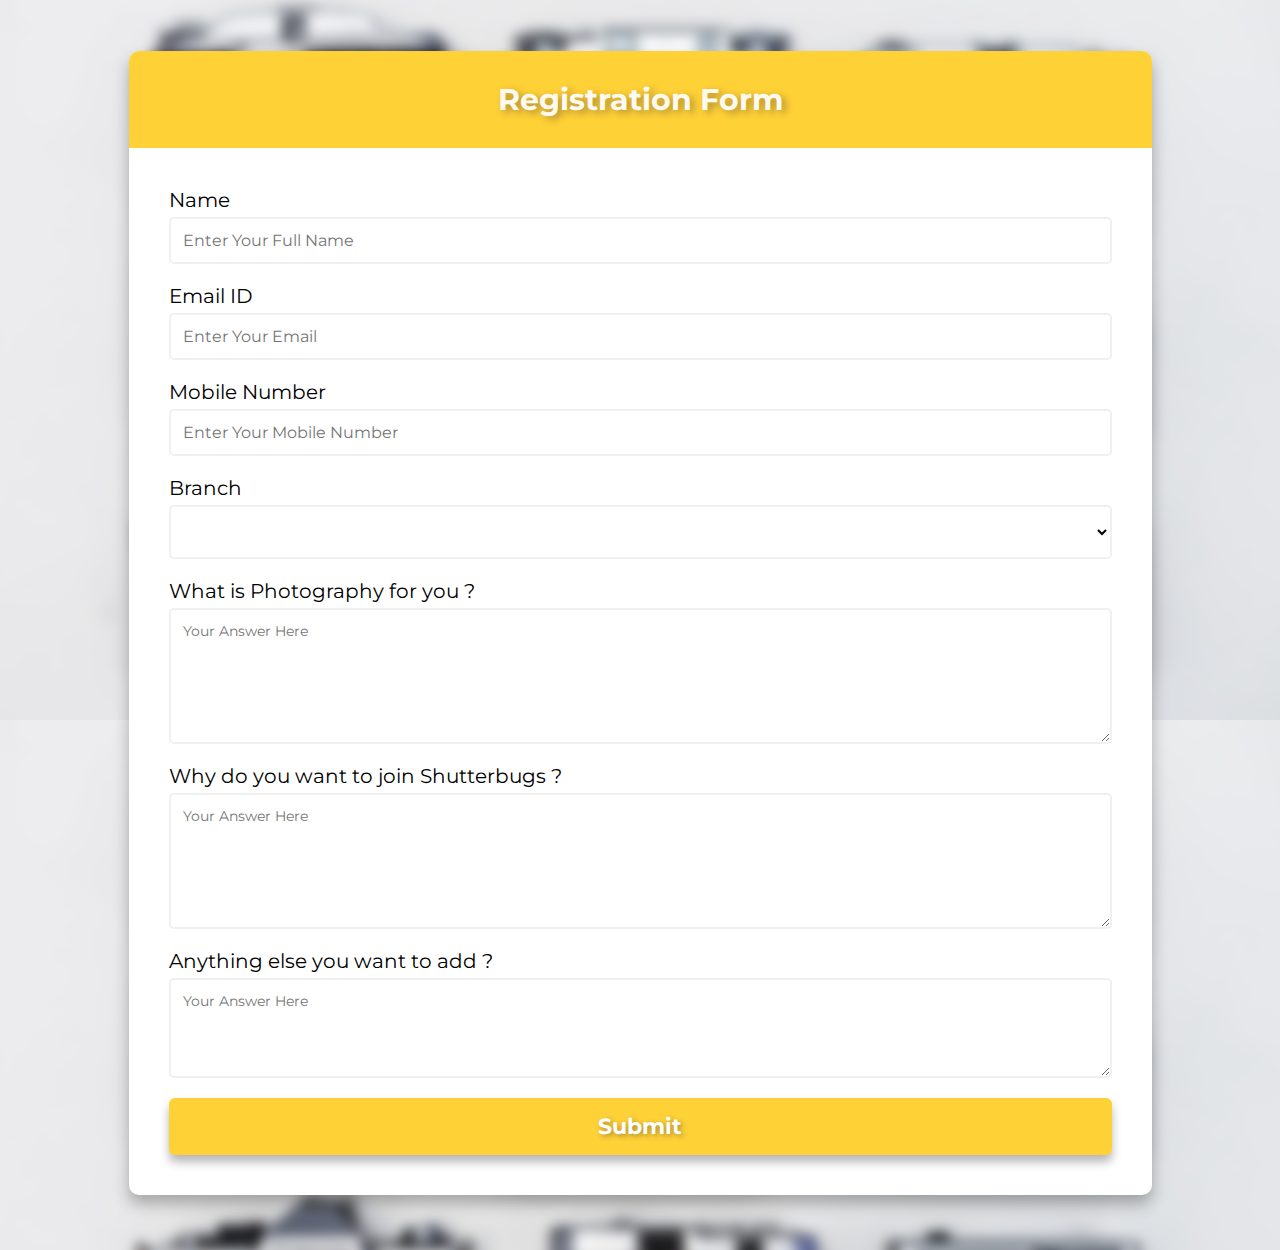
<file: index.html>
<!DOCTYPE html>
<html lang="en">
<head>
    <meta charset="UTF-8">
    <meta name="viewport" content="width=device-width, initial-scale=1.0">
    <title>Registration Form</title>
    <link rel="stylesheet" href="https://cdnjs.cloudflare.com/ajax/libs/font-awesome/5.15.2/css/all.min.css" integrity="sha512-HK5fgLBL+xu6dm/Ii3z4xhlSUyZgTT9tuc/hSrtw6uzJOvgRr2a9jyxxT1ely+B+xFAmJKVSTbpM/CuL7qxO8w==" crossorigin="anonymous" />
    <link rel="stylesheet" href="style.css">
    <link href="https://fonts.googleapis.com/css?family=Montserrat:400,700,900" rel="stylesheet" type="text/css" />
 

</head>
<body>
  <div class="container">
      <div class="header">
        <h2>Registration Form</h2>
      </div>

      <form class="form" id="form" action="submit.html">
        <!--Full Name-->
        <div class="form-control">
          <label>Name</label>
          <input type="text"  id="fname" placeholder="Enter Your Full Name" autocomplete="off" required>
          
        </div>

        <!--Email ID-->
        <div class="form-control">
          <label>Email ID</label>
          <input type="email"  id="email" placeholder="Enter Your Email" autocomplete="off" required>
          
        </div>
         
        <!--Mobile Number-->
        <div class="form-control">
          <label>Mobile Number</label>
          <input type="number"  id="phone" placeholder="Enter Your Mobile Number" autocomplete="off" required>
          
        </div>

         <!--Branch-->
         <div class="form-control">
         <label>Branch</label>
            <select  id="branch" required>
            <option > </option>
            <option >Computer</option>
            <option >IT</option>
            <option >Mechanical</option>
            <option >ENTC</option>
            <option >Chemical</option>
            <option >Civil</option>
          </select>
          
        </div>

        <!--What is Photography for you-->
        <div class="form-control">
          <label>What is Photography for you ?</label>
          <textarea name="ques1" id="ques1" cols="100" rows="6" placeholder="Your Answer Here" autocomplete="off" required></textarea> 
          <!--<input type="text" name=" " id="ques1" placeholder="Your Answer Here" autocomplete="off">-->
          
        </div>
        
        <!--Why do you want to join Shutterbugs-->  
        <div class="form-control">
          <label>Why do you want to join Shutterbugs ?</label>
          <textarea name="ques2" id="ques2" cols="100" rows="6" placeholder="Your Answer Here" autocomplete="off"required></textarea>
        </div>

        <!--Why do you want to join Shutterbugs-->  
        <div class="form-control">
          <label>Anything else you want to add ?</label>
          <textarea name="" id="ques3 " cols="100" rows="4" placeholder="Your Answer Here" autocomplete="off"></textarea> 
        </div>  
         <input type="submit" value="Submit" class="btn">       
      </form>
  </div>




</body>
</html>
</file>
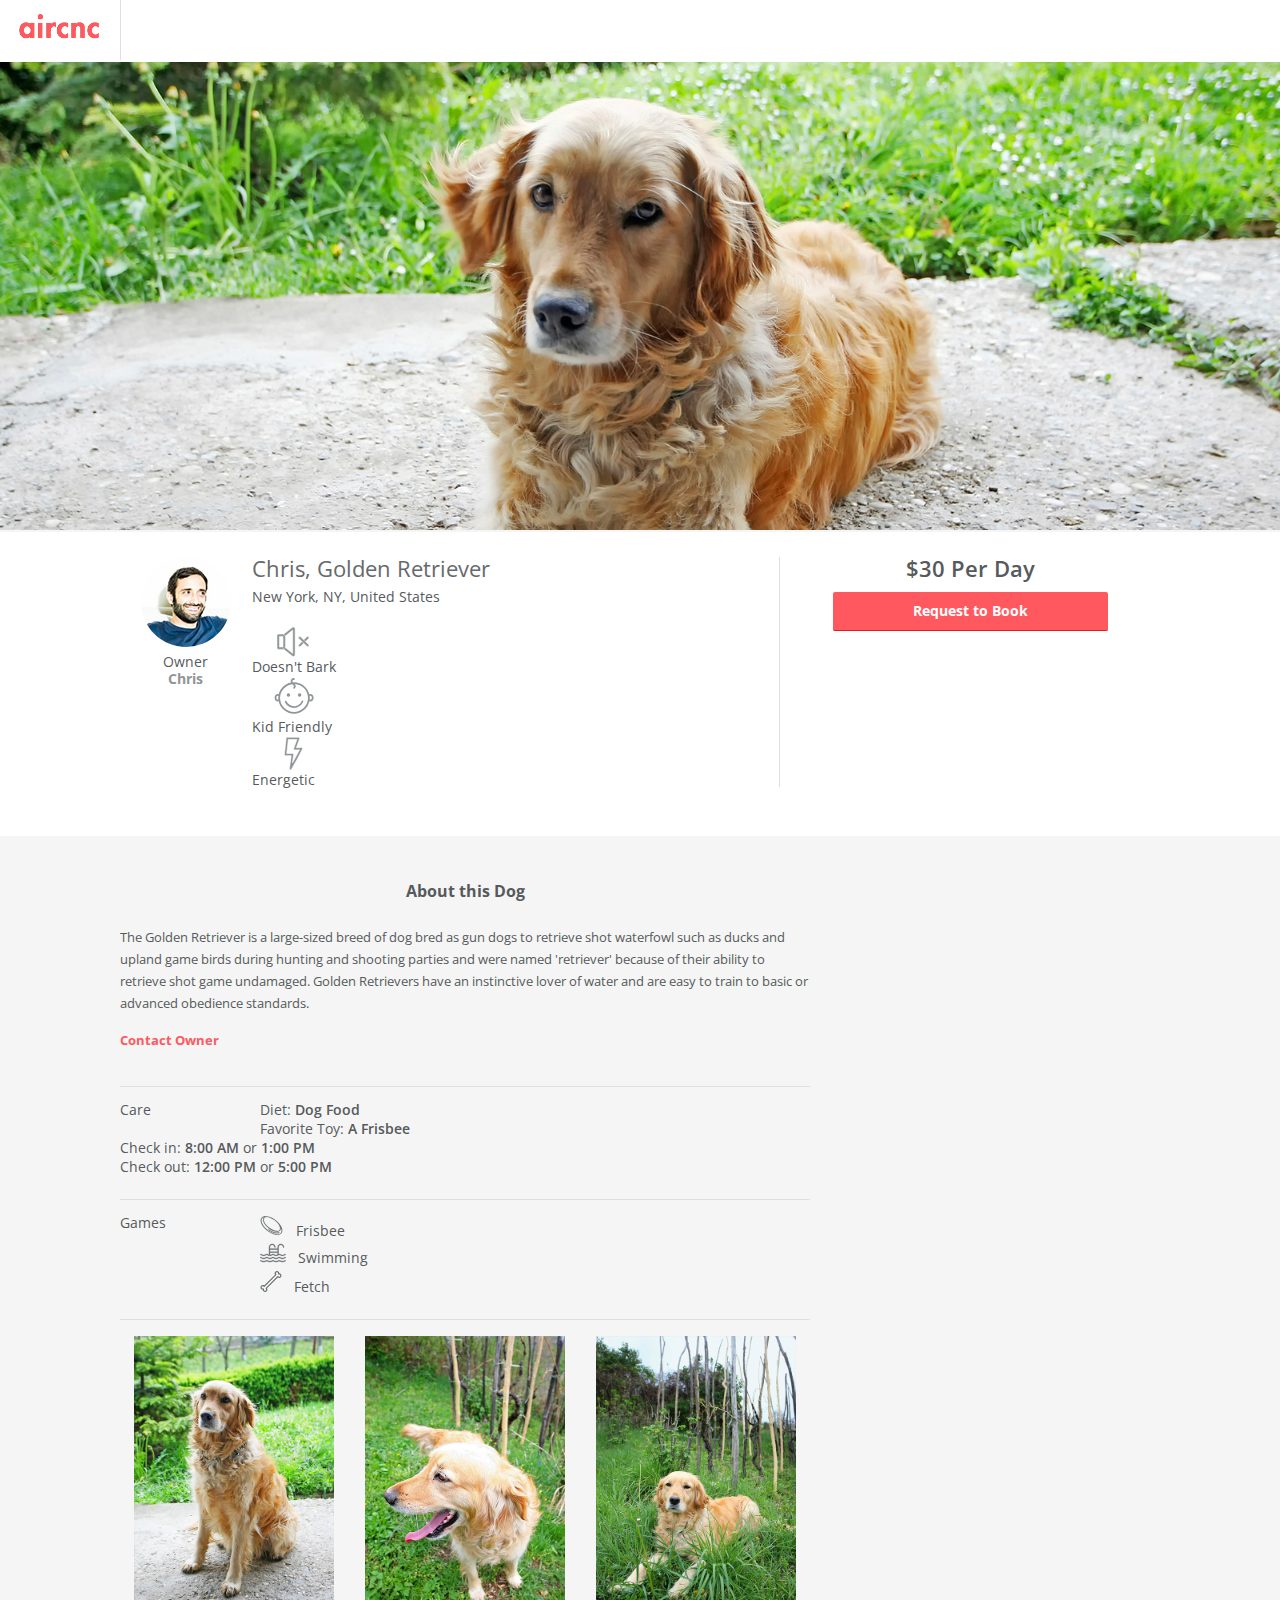
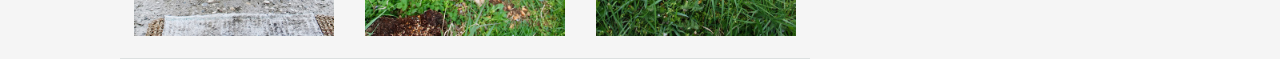
<file: aircnc/index.html>
<!DOCTYPE html>
<html>

<head>
  <title>AirCnC - Rent a Cat or Dog</title>
  <link rel="stylesheet" href="css/reset.css">
  <link rel="stylesheet" href="css/style.css">
  <meta name="description" content="AirC&amp;C is the premiere site renting cute cats and canines">
  <link href='https://fonts.googleapis.com/css?family=Open+Sans:400,700,600' rel='stylesheet' type='text/css'>
  <meta name="viewport" content="width=device-width, initial-scale=1">
</head>

<body>
  <header>
    <img src="images/logo.png" alt="AirCnC logo" class="logo">
  </header>


  <div class="hero"><img src="images/dog-hero-image.png" alt="Terry Golden Retriever"></div>

  <section class="clearfix info">
    <div class="container">
      <div class="profile column">
        <div class="owner-details column">
          <img src="images/chris-castiglione.png" alt="Owner Image">
          <h2 class="relation">Owner</h2>
          <h2 class="name">Chris</h2>
        </div>
        <!--.owner-details-->
        <div class="pet-details column clearfix">
          <h1>Chris, Golden Retriever</h1>
          <p class="location">New York, NY, United States</p>

          <div class="all-icons column">
            <div class="icons">
              <img src="images/icons/mute.svg" alt="Doesn't bark">
              <h5>Doesn't Bark</h5>
            </div>  <!--.icons-->
            <div class="icons">
              <img src="images/icons/baby.svg" alt="Kid Friendly">
              <h5>Kid Friendly</h5>
            </div>  <!--.icons-->
            <div class="icons">
              <img src="images/icons/lightning.svg" alt="Energetic">
              <h5>Energetic</h5>
            </div>
          </div>  <!--.icons-->
        
        </div>
        <!--.pet-details-->
      </div>
      <!--.profile-->
      <div class="booking column">
        <h2>$30 <span class="time">Per Day</span></h2>
        <a href="#" class="button">Request to Book</a>
      </div>
      <!--.booking-->
    </div>
    <!--.container-->
  </section>
  <!--.info-->

  <div class="details">
    <div class="container">
      <div class="column main">
        <section class="about">
          <h3>About this Dog</h3>

          <p>
            The Golden Retriever is a large-sized breed of dog bred as gun dogs to retrieve shot waterfowl such as ducks and upland game birds during hunting and shooting parties and were named 'retriever' because of their ability to retrieve shot game undamaged. Golden Retrievers have an instinctive lover of water and are easy to train to basic or advanced obedience standards.
          </p>

          <a href="#" class="contact">Contact Owner</a>
        </section>

        <section class="care clearfix">
          <div class="column">
            <h4>Care</h4>
          </div>

          <div class="column">
            <div class="likes">
              <ul>
                <li>
                  Diet: <strong>Dog Food</strong>
                </li>
                <li>
                  Favorite Toy: <strong>A Frisbee</strong>
                </li>
              </ul>
            </div><!-- likes -->
          </div>

          <div class="column">
            <div class="check-in-out">
              <ul>
                <li>
                  Check in: <strong>8:00 AM</strong> or <strong>1:00 PM</strong>
                </li>
                <li>
                  Check out: <strong>12:00 PM</strong> or <strong>5:00 PM</strong>
                </li>
              </ul>
            </div>
          </div>
        </section>

        <section class="games clearfix">
          <div class="column">
            <h4>Games</h4>
          </div>

          <div class="column">
            <ul>
              <li>
                <img src="images/icons/frisbee.svg" alt="Frisbee">
                <span>Frisbee</span>
              </li>
              <li>
                <img src="images/icons/pool.svg" alt="Swimming">
                <span>Swimming</span>
              </li>
              <li>
                <img src="images/icons/bone.svg" alt="Fetch">
                <span>Fetch</span>
              </li>
            </ul>
          </div>
        </section>

        <section class="photos">
          <img src="images/dog-1.jpg" alt="Golden Retriever Photo 1">
          <img src="images/dog-2.jpg" alt="Golden Retriever Photo 2">
          <img src="images/dog-3.jpg" alt="Golden Retriever Photo 3">
        </section>

      </div><!-- .main -->
    </div><!-- .container --> 
  </div><!-- .details --> 

</body>

</html>
</file>
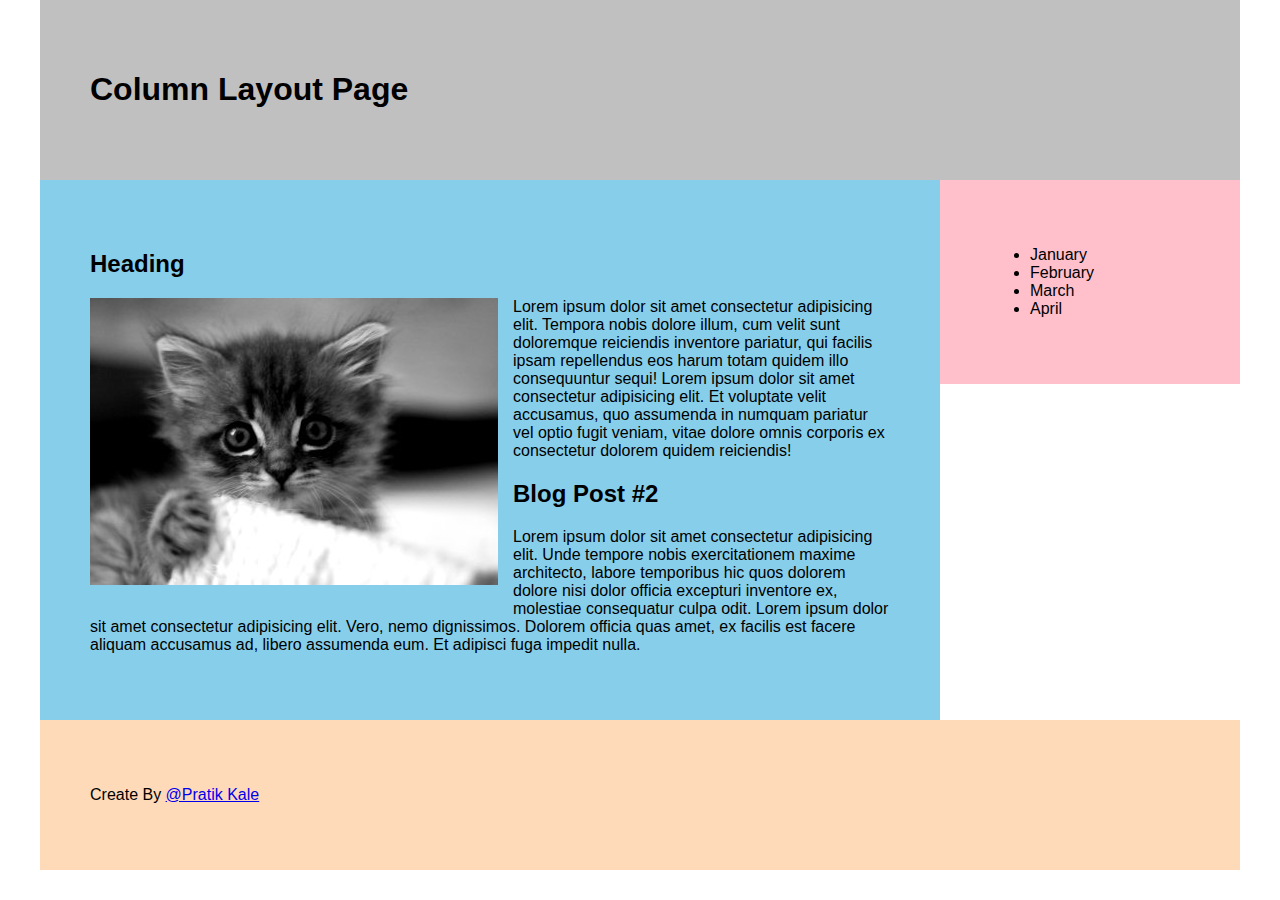
<file: column-layout/index.html>
<!DOCTYPE html>
<html lang="en">

<head>
	<meta charset="utf-8">
	<meta http-equiv="X-UA-Compatible" content="IE=edge">
	<meta name="viewport" content="width=device-width, initial-scale=1">
	<meta name="description" content="">
	<meta name="author" content="Chris Castiglione, and the One Month team">
	<title>Column Layout</title>

	<!-- external CSS link -->
	<link rel="stylesheet" href="css/normalize.css">
	<link rel="stylesheet" href="css/style.css">
</head>

<body>
	<div id="container">
		<div id="header">
			<h1>Column Layout Page</h1>
		</div>

		<div id="main">
			<h2>Heading</h2>
			<img class="alignleft" src="images/kitten.jpg" alt="kitten">
			<p>Lorem ipsum dolor sit amet consectetur adipisicing elit. Tempora nobis dolore illum, cum velit sunt
				doloremque reiciendis inventore pariatur, qui facilis ipsam repellendus eos harum totam quidem illo
				consequuntur sequi! Lorem ipsum dolor sit amet consectetur adipisicing elit. Et voluptate velit
				accusamus, quo assumenda in numquam pariatur vel optio fugit veniam, vitae dolore omnis corporis ex
				consectetur dolorem quidem reiciendis!</p>
			<h2>Blog Post #2</h2>
			<p>Lorem ipsum dolor sit amet consectetur adipisicing elit. Unde tempore nobis exercitationem maxime
				architecto, labore temporibus hic quos dolorem dolore nisi dolor officia excepturi inventore ex,
				molestiae consequatur culpa odit. Lorem ipsum dolor sit amet consectetur adipisicing elit. Vero, nemo
				dignissimos. Dolorem officia quas amet, ex facilis est facere aliquam accusamus ad, libero assumenda
				eum. Et adipisci fuga impedit nulla.</p>

		</div>

		<div id="sidebar">
			<ul>
				<li>January</li>
				<li>February</li>
				<li>March</li>
				<li>April</li>
			</ul>
		</div>

		<div class="clear"></div>

		<div id="footer">
			<p>Create By <a href="https://pratikkale.biz" target="_blank">@Pratik Kale</a></p>
		</div>
	</div>

</body>

</html>
</file>
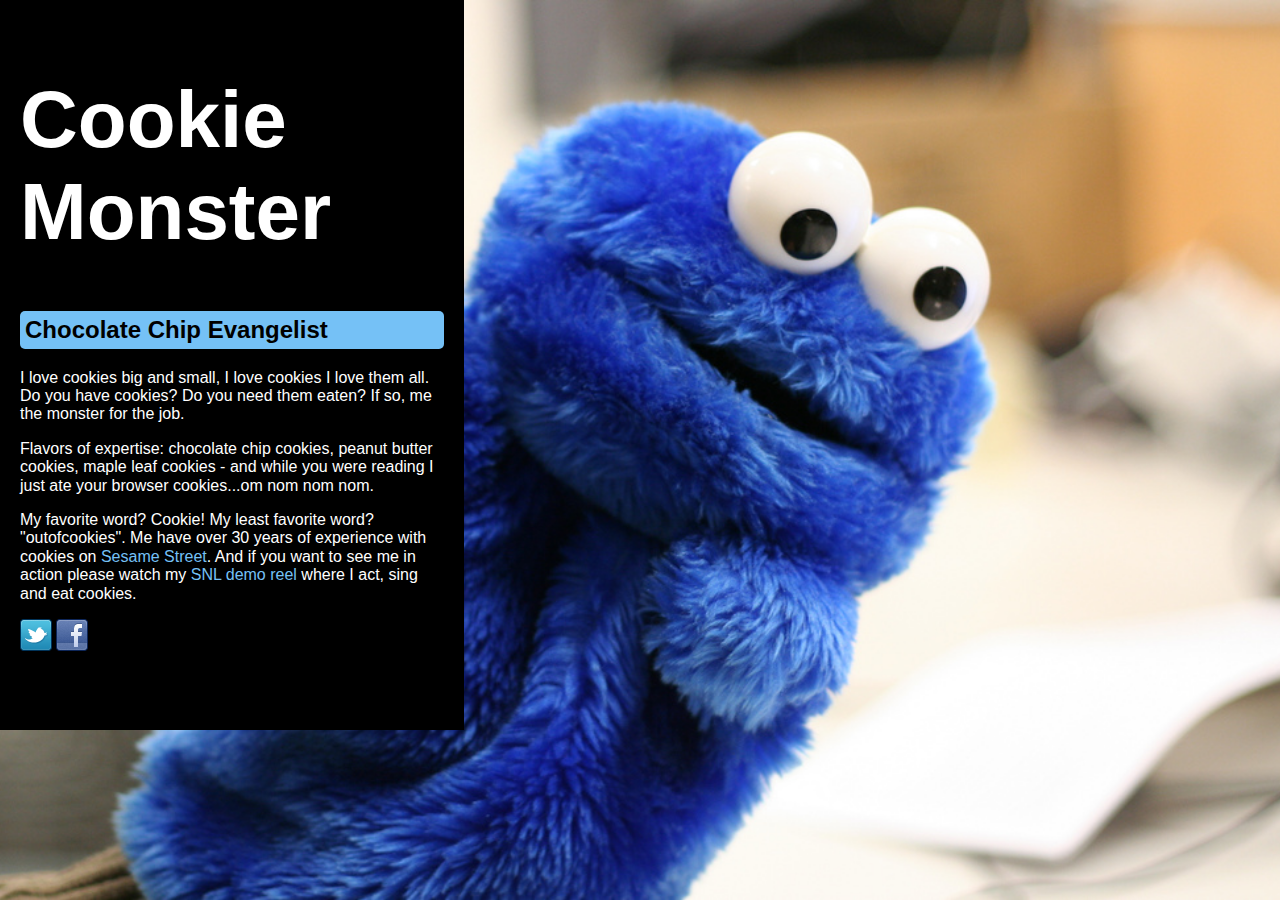
<file: cookie-monster/index.html>
<!DOCTYPE html>
<html lang="en">

<head>
	<meta charset="utf-8">
	<meta name="keywords" content="cookies, c, monster, Sesame Street">
	<meta name="description" content="I love cookies big and small, I love cookies I love them all.">

	<title>Cookie Monster</title>

	<!-- external CSS link -->
	<link rel="stylesheet" href="css/normalize.css">
	<link rel="stylesheet" href="css/style.css">
</head>

<body>
	<div id="container">
		<!-- START HERE -->
		<h1>Cookie Monster</h1>
		<h2>Chocolate Chip Evangelist</h2>


		<p>
			I love cookies big and small, I love cookies I love them all. Do you have cookies? Do you need them eaten?
			If
			so, me the monster for the job.
		</p>

		<p>
			Flavors of expertise: chocolate chip cookies, peanut butter cookies, maple leaf cookies - and while you were
			reading I just ate your browser cookies...om nom nom nom.
		</p>

		<p>
			My favorite word? Cookie! My least favorite word? "outofcookies". Me have over 30 years of experience with
			cookies on <a href="http://www.sesamestreet.org/" target="_blank">Sesame Street</a>. And if you want to see
			me in action please watch my <a href="http://www.youtube.com/watch?v=C-PkQRh3QXA" target="_blank">SNL demo
				reel</a> where I act,
			sing
			and eat cookies.
		</p>

		<a href="https://twitter.com/#!/mewantcookie
		"><img src="images/social-twitter.png" alt="Twitter"></a>

		<a href="https://www.facebook.com/pages/Cookie-Monster-should-host-Saturday-Night-Live/130316933655526
		"><img src="images/social-facebook.png" alt="Twitter"></a>


		<!-- END HERE -->
	</div><!-- #container -->
</body>

</html>
</file>
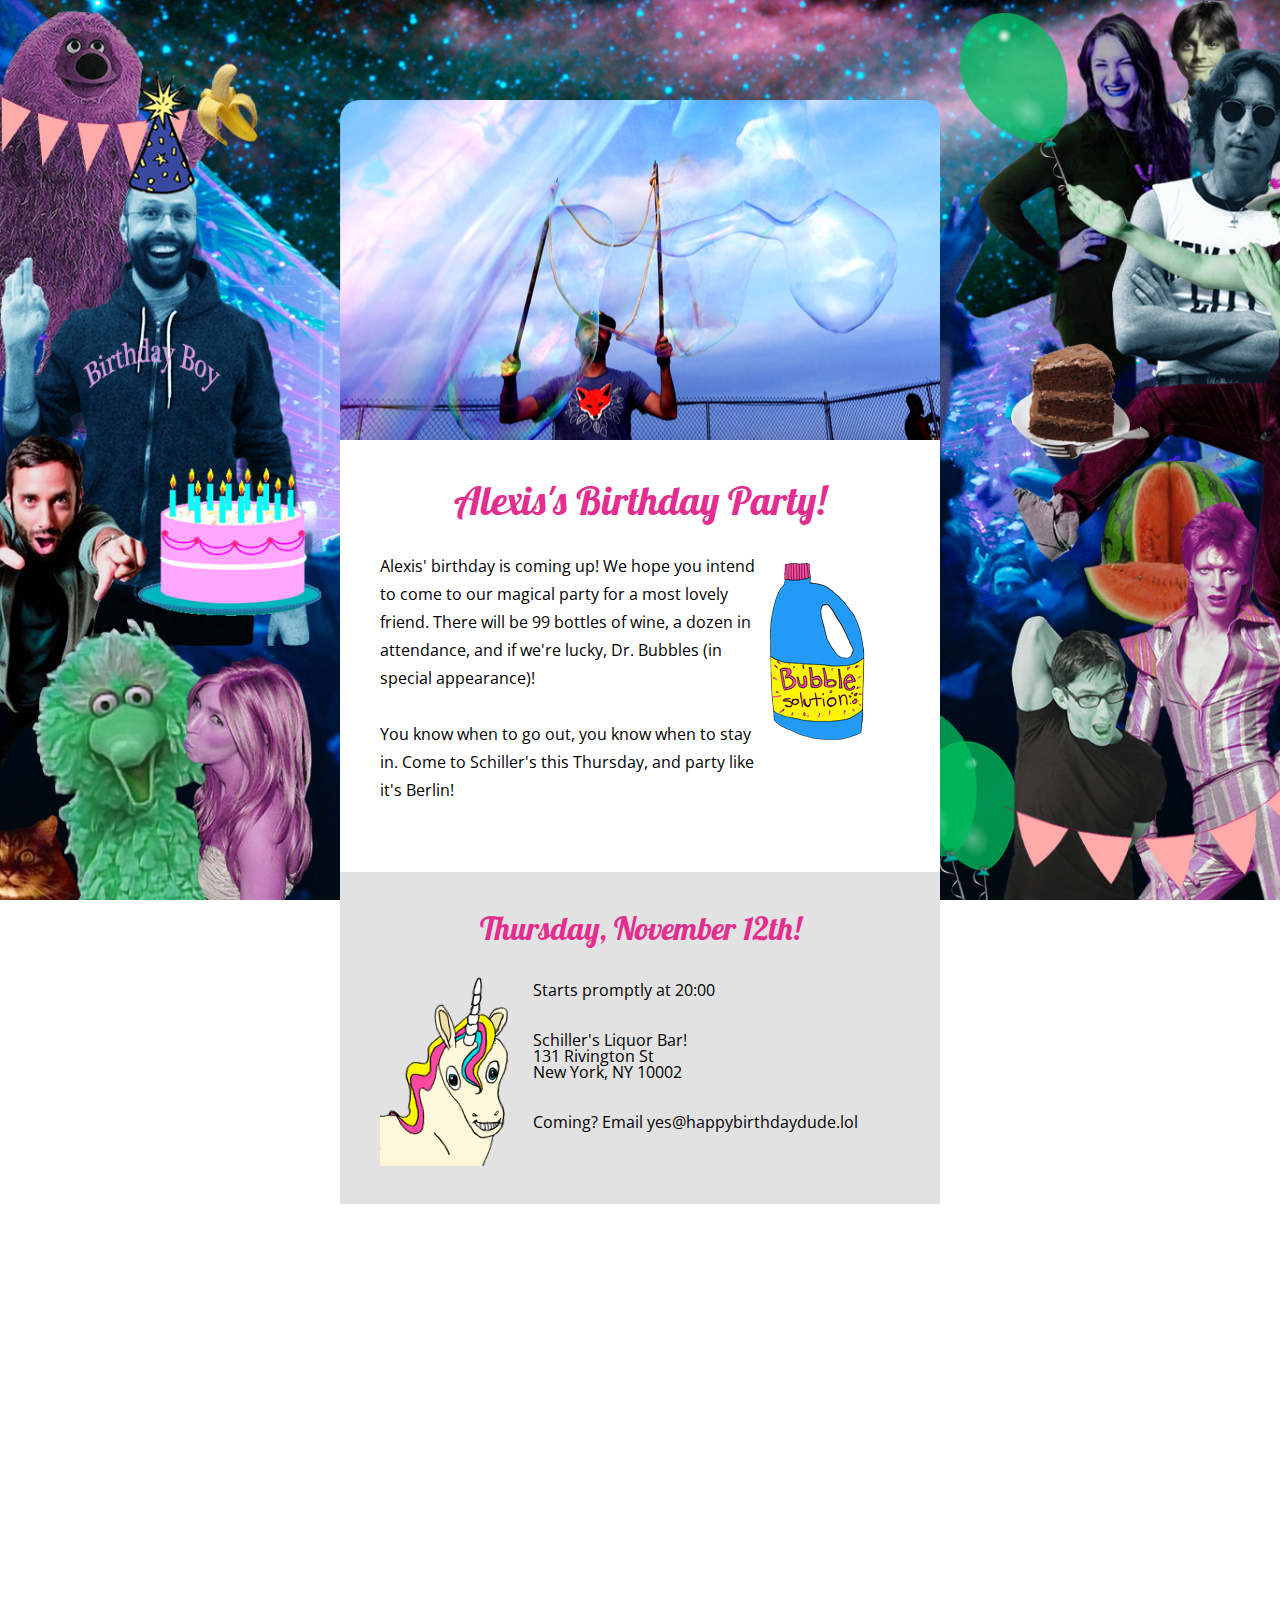
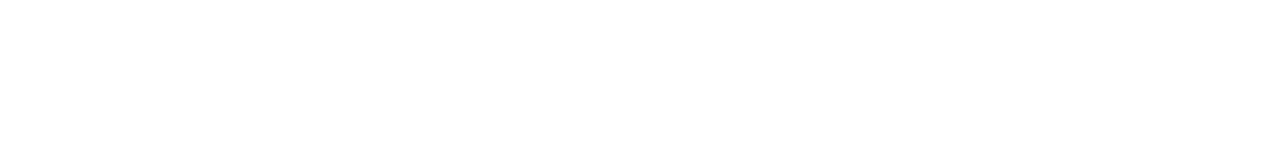
<file: happy-birthday/index.html>
<!DOCTYPE html>
<html>

<head>
  <title>Happy Birthday Alexis!</title>
  <meta name="description" content="Happy Birthday Alexis!">
  <link rel="stylesheet" href="css/reset.css">
  <link rel="stylesheet" href="css/style.css">
  <link rel="stylesheet" href="css/small.css" media="(max-width: 630px)">
  <link href='https://fonts.googleapis.com/css?family=Open+Sans:300,700|Lobster' rel='stylesheet' type='text/css'>
  <meta name="viewport" content="width=device-width, initial-scale=1">
</head>

<body>
  <main class="container">
    <section class="hero"><img src="images/hero-image.png" alt=""></section>


    
    <section class="intro">
      <h1>Alexis's Birthday Party!</h1>
      <aside class="right"><img src="images/bubble-bottle.png"></aside>
      <p>Alexis' birthday is coming up! We hope you intend to come to our magical party for a most lovely friend. There
        will be 99 bottles of wine, a dozen in attendance, and if we're lucky, Dr. Bubbles (in special appearance)!</p>
      <p>
        You know when to go out, you know when to stay in. Come to Schiller's this Thursday, and party like it's Berlin!
      </p>
    </section>

    <section class="contact">
      <h2>Thursday, November 12th!</h2>
      <aside class="left"><img src="images/unicorn.png" alt=""></aside>
      <p>Starts promptly at <time>20:00</time></p>

      <p>
        <address>
          Schiller's Liquor Bar! <br>
          131 Rivington St <br>
          New York, NY 10002
        </address>
      </p>

      <p>Coming? Email yes@happybirthdaydude.lol</p>
    </section>

    <section>
      <iframe
        src="https://www.google.com/maps/embed?pb=!1m14!1m8!1m3!1d12095.757331773579!2d-73.986694!3d40.719352!3m2!1i1024!2i768!4f13.1!3m3!1m2!1s0x0%3A0x6455254f2d644a86!2sSchiller&#39;s%20Liquor%20Bar!5e0!3m2!1sen!2sin!4v1625922820661!5m2!1sen!2sin"
        width="600" height="450" style="border:0;" allowfullscreen="" loading="lazy"></iframe>
    </section>

  </main>
</body>

</html>
</file>
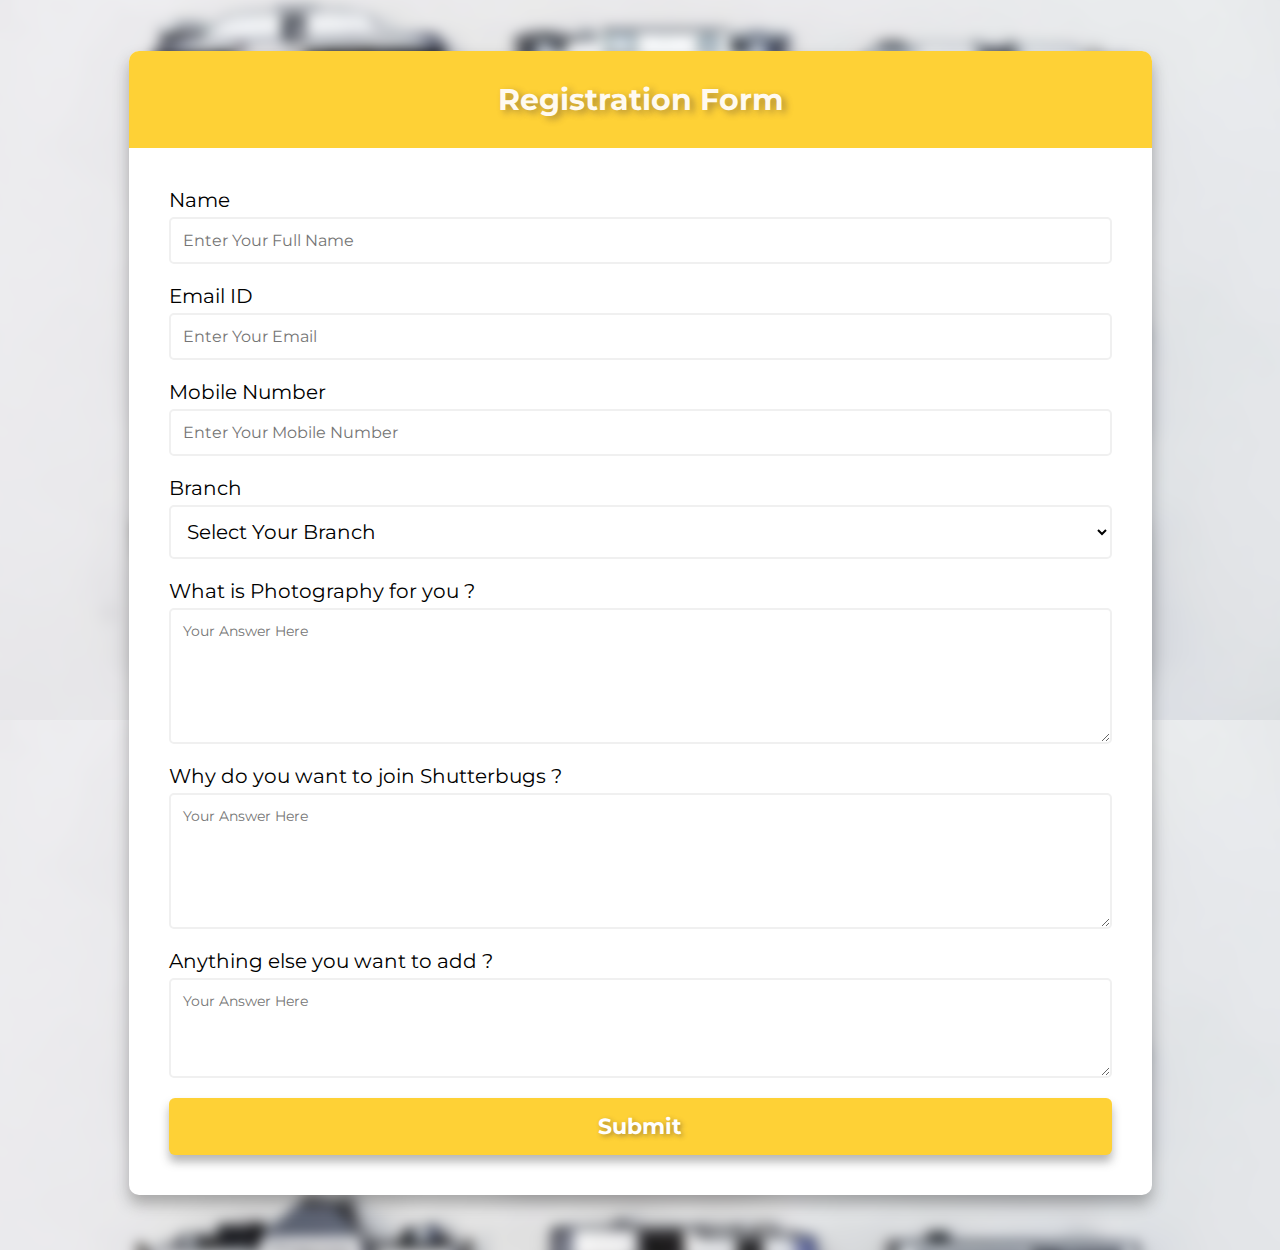
<file: Registration Form/index.html>
<!DOCTYPE html>
<html lang="en">
<head>
    <meta charset="UTF-8">
    <meta name="viewport" content="width=device-width, initial-scale=1.0">
    <title>Registration Form</title>
    <link rel="stylesheet" href="https://cdnjs.cloudflare.com/ajax/libs/font-awesome/5.15.2/css/all.min.css" integrity="sha512-HK5fgLBL+xu6dm/Ii3z4xhlSUyZgTT9tuc/hSrtw6uzJOvgRr2a9jyxxT1ely+B+xFAmJKVSTbpM/CuL7qxO8w==" crossorigin="anonymous" />
    <link rel="stylesheet" href="style.css">
    <link href="https://fonts.googleapis.com/css?family=Montserrat:400,700,900" rel="stylesheet" type="text/css" />
 

</head>
<body>
  
    <div class="container">
      <div class="header">
        <h2>Registration Form</h2>
      </div>

      <form class="form" id="form" action="submit.html">
        <!--Full Name-->
        <div class="form-control">
          <label>Name</label>
          <input type="text"  id="fname" placeholder="Enter Your Full Name" autocomplete="off" required>
          
        </div>

        <!--Email ID-->
        <div class="form-control">
          <label>Email ID</label>
          <input type="email"  id="email" placeholder="Enter Your Email" autocomplete="off" required>
          
        </div>
         
        <!--Mobile Number-->
        <div class="form-control">
          <label>Mobile Number</label>
          <input type="number"  id="phone" placeholder="Enter Your Mobile Number" autocomplete="off" required>
          
        </div>

         <!--Branch-->
         <div class="form-control">
         <label>Branch</label>
            <select  id="branch" required >
            <option value="" >Select Your Branch</option>
            <option >Computer</option>
            <option >IT</option>
            <option >Mechanical</option>
            <option >ENTC</option>
            <option >Chemical</option>
            <option >Civil</option>
          </select>
          
        </div>

        <!--What is Photography for you-->
        <div class="form-control">
          <label>What is Photography for you ?</label>
          <textarea name="ques1" id="ques1" cols="100" rows="6" placeholder="Your Answer Here" autocomplete="off" required></textarea> 
          <!--<input type="text" name=" " id="ques1" placeholder="Your Answer Here" autocomplete="off">-->
          
        </div>
        
        <!--Why do you want to join Shutterbugs-->  
        <div class="form-control">
          <label>Why do you want to join Shutterbugs ?</label>
          <textarea name="ques2" id="ques2" cols="100" rows="6" placeholder="Your Answer Here" autocomplete="off"required></textarea>
        </div>

        <!--Why do you want to join Shutterbugs-->  
        <div class="form-control">
          <label>Anything else you want to add ?</label>
          <textarea name="" id="ques3 " cols="100" rows="4" placeholder="Your Answer Here" autocomplete="off"></textarea> 
        </div>  
         <input type="submit" value="Submit" class="btn">       
      </form>
  </div>




</body>
</html>
</file>
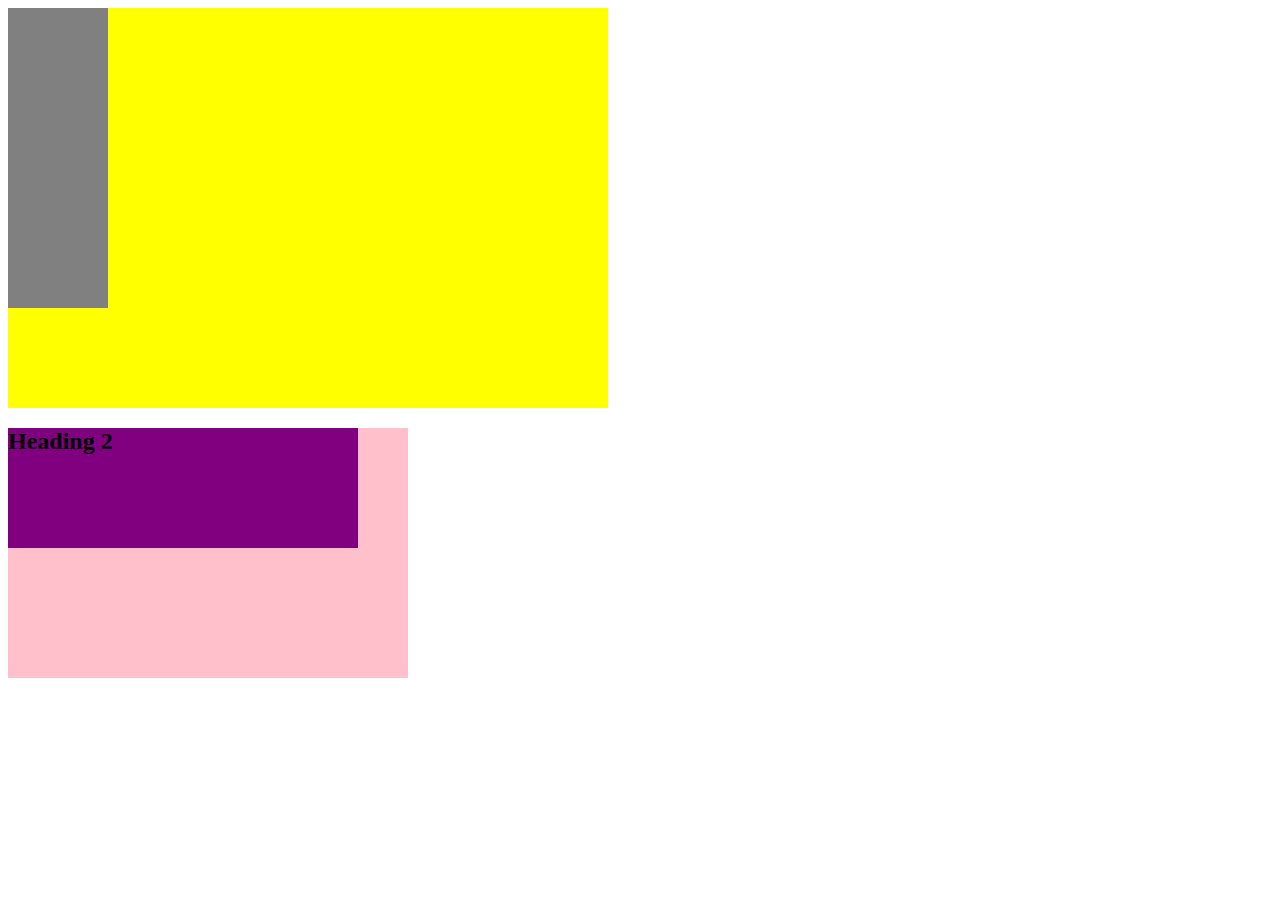
<file: divtags.html>
<!DOCTYPE html>
<html lang="en">
<head>
    <meta charset="UTF-8">
    <meta name="viewport" content="width=device-width, initial-scale=1.0">
    <title>Div Tags</title>

    <style>
        .box1 {
            background-color: yellow;
            width: 600px;
            height: 400px;
        }

        .box2 {
            background-color:pink;
            width: 400px;
            height: 250px;
        }

        .box3 {
            background-color: gray;
            width: 100px;
            height: 300px;
        }

        .box4 {
            background-color:purple;
            width: 350px;
            height: 120px;
        }
    </style>
</head>

<body>
    
    <div class="box1">
        <div class="box3"></div>
    </div>

    <div class="box2">
        <div class="box4">
            <h2>Heading 2</h2>
        </div>
    </div>

</body>
</html>
</file>
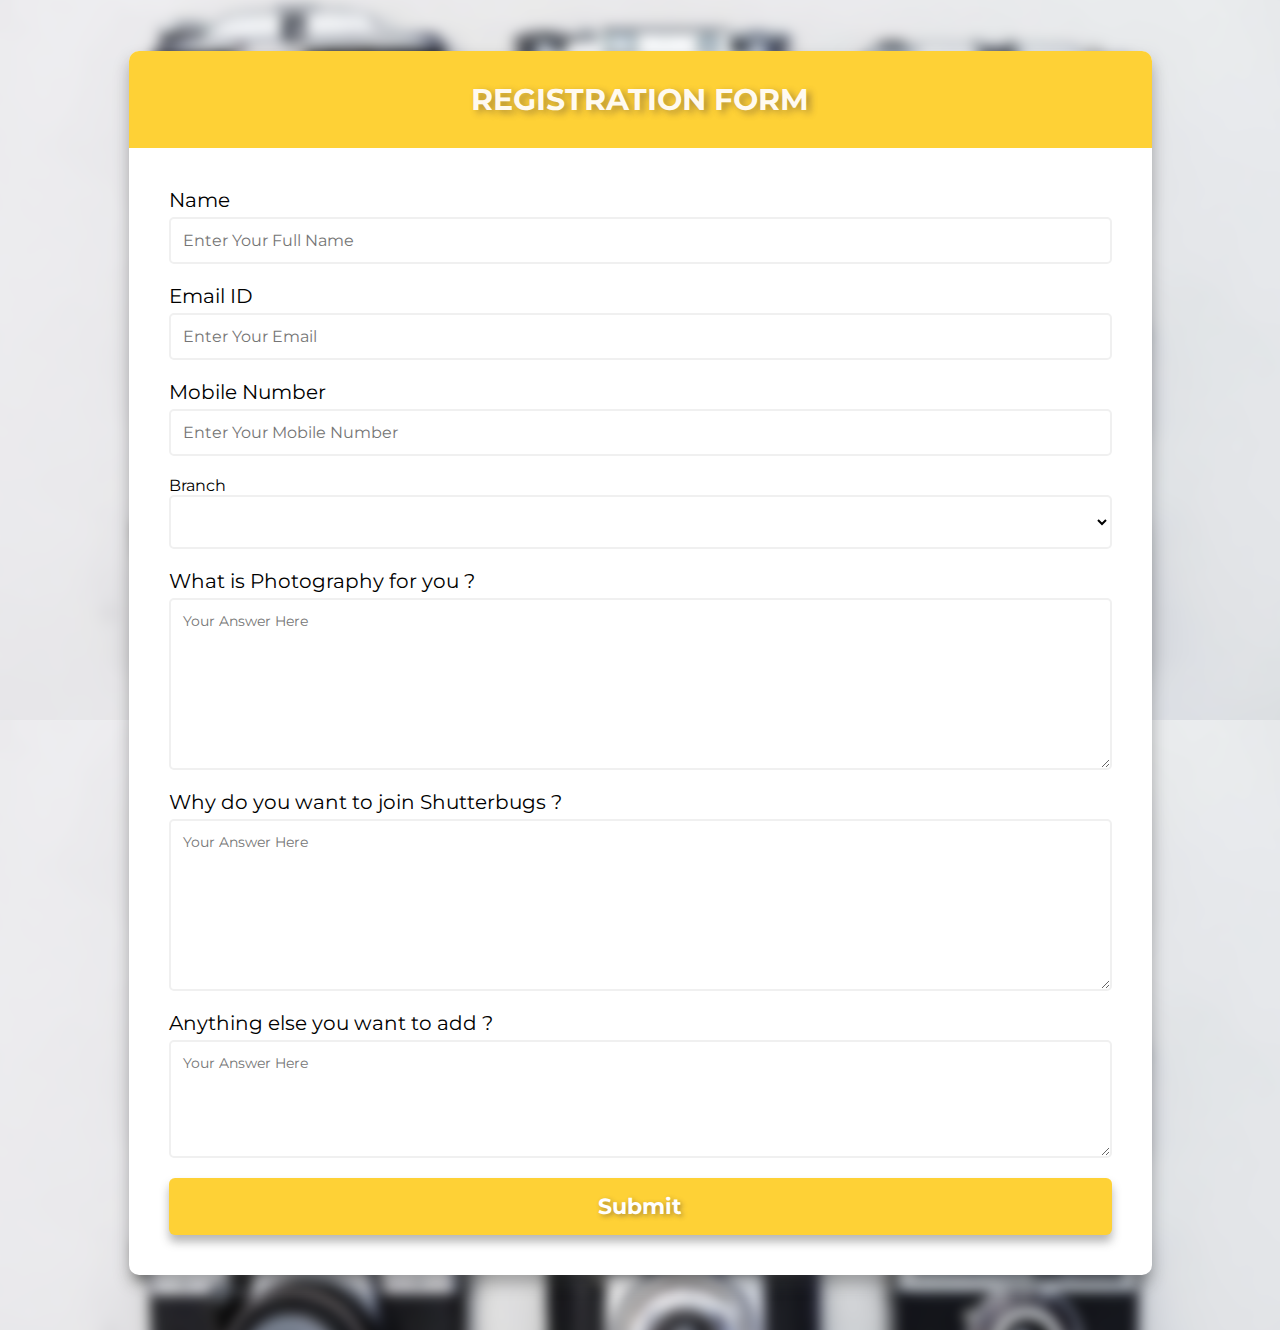
<file: form.html>
<!DOCTYPE html>
<html lang="en">
<head>
    <meta charset="UTF-8">
    <meta name="viewport" content="width=device-width, initial-scale=1.0">
    <title>Registration Form</title>
    <link rel="stylesheet" href="https://cdnjs.cloudflare.com/ajax/libs/font-awesome/5.15.2/css/all.min.css" integrity="sha512-HK5fgLBL+xu6dm/Ii3z4xhlSUyZgTT9tuc/hSrtw6uzJOvgRr2a9jyxxT1ely+B+xFAmJKVSTbpM/CuL7qxO8w==" crossorigin="anonymous" />
    <link rel="stylesheet" href="style.css">
    <link href="https://fonts.googleapis.com/css?family=Montserrat:400,700,900" rel="stylesheet" type="text/css" />
 

</head>
<body>
  <div class="container">
      <div class="header">
        <h2>REGISTRATION FORM</h2>
      </div>

      <form class="form" id="form" action="submit.html">
        <!--Full Name-->
        <div class="form-control">
          <label>Name</label>
          <input type="text"  id="fname" placeholder="Enter Your Full Name" autocomplete="off" required>
          
        </div>

        <!--Email ID-->
        <div class="form-control">
          <label>Email ID</label>
          <input type="email"  id="email" placeholder="Enter Your Email" autocomplete="off" required>
          
        </div>
         
        <!--Mobile Number-->
        <div class="form-control">
          <label>Mobile Number</label>
          <input type="number"  id="phone" placeholder="Enter Your Mobile Number" autocomplete="off" required>
          
        </div>

         <!--Branch-->
         <div class="form-control">
          Branch <select  id="branch" required>
            <option > </option>
            <option >Computer</option>
            <option >IT</option>
            <option >Mechanical</option>
            <option >ENTC</option>
            <option >Chemical</option>
            <option >Civil</option>
          </select>
          
        </div>

        <!--What is Photography for you-->
        <div class="form-control">
          <label>What is Photography for you ?</label>
          <textarea name="ques1" id="ques1" cols="100" rows="8" placeholder="Your Answer Here" autocomplete="off" required></textarea> 
          <!--<input type="text" name=" " id="ques1" placeholder="Your Answer Here" autocomplete="off">-->
          
        </div>
        
        <!--Why do you want to join Shutterbugs-->  
        <div class="form-control">
          <label>Why do you want to join Shutterbugs ?</label>
          <textarea name="ques2" id="ques2" cols="100" rows="8" placeholder="Your Answer Here" autocomplete="off"required></textarea>
        </div>

        <!--Why do you want to join Shutterbugs-->  
        <div class="form-control">
          <label>Anything else you want to add ?</label>
          <textarea name="" id="ques3 " cols="100" rows="5" placeholder="Your Answer Here" autocomplete="off"></textarea> 
        </div>  
         <input type="submit" value="Submit" class="btn">       
      </form>
  </div>




</body>
</html>
</file>
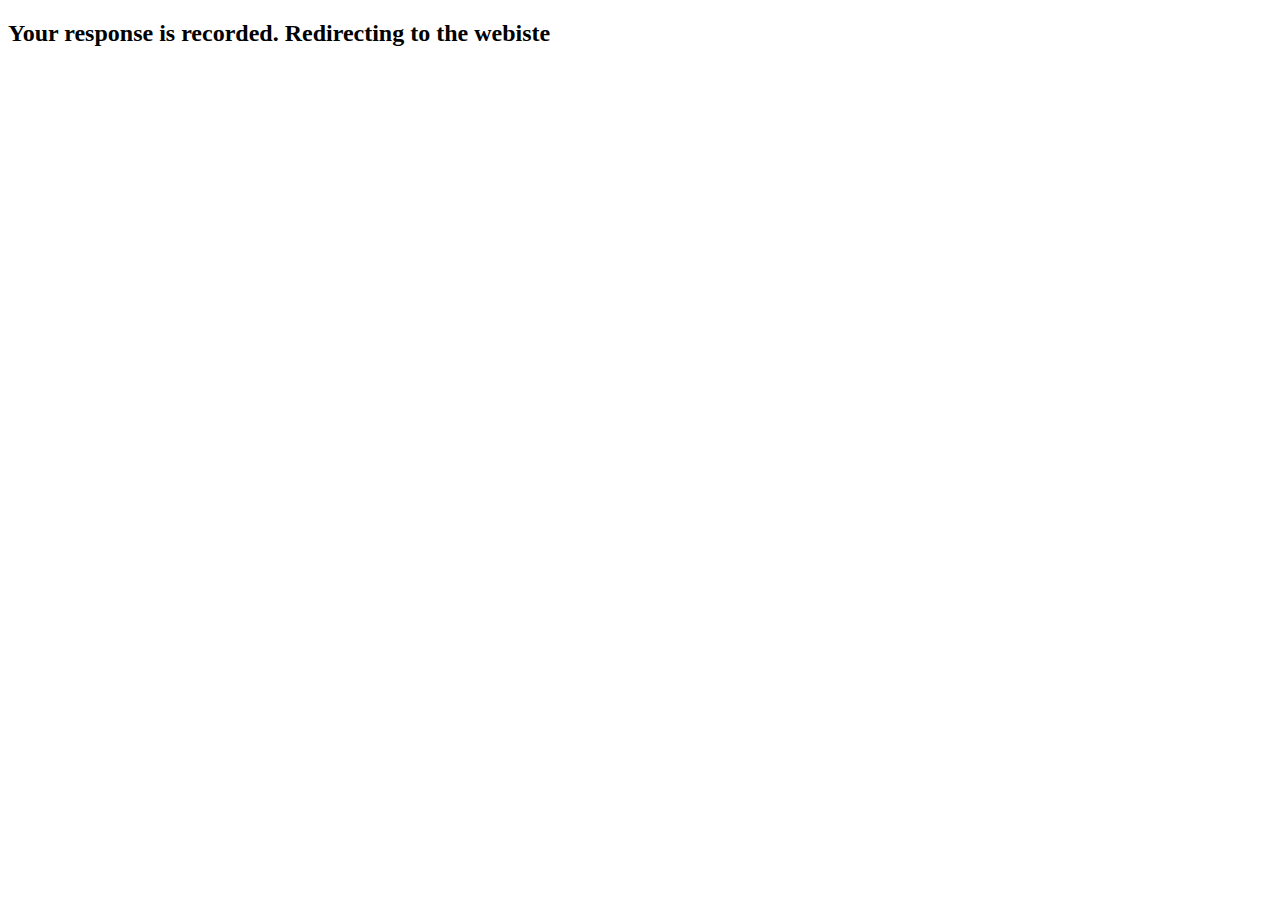
<file: submit.html>
<!DOCTYPE html>
<html lang="en">
<head>
    <meta charset="UTF-8">
    <meta http-equiv="X-UA-Compatible" content="IE=edge">
    <meta name="viewport" content="width=device-width, initial-scale=1.0">
    <title>Succesfull!</title>
</head>
<body>
    <h2>Your response is recorded. Redirecting to the webiste</h2>
</body>
</html>
</file>
<file: style.css>
*{
    margin: 0;
    padding: 0;
    box-sizing: border-box;
    font-family: "Montserrat";
}

body{
    background-image: url(old_camera.png);
    background-size: 100%;
    background-repeat: repeat-y;
    font-family: "Montserrat";
    display: flex;
    align-items: center;
    justify-content: center;
    min-height: 100vh;
    max-width: 100vw;
    padding-bottom: 30px;
    margin: 2%;
}


.container{
    margin-top: 25px;
    background-color: white;
    border-radius: 10px;
    -webkit-border-radius: 10px;
    -webkit-box-shadow: 0px 9px 15px 0px rgba(50, 50, 50, 0.35);
    -moz-box-shadow:    0px 9px 15px 0px rgba(50, 50, 50, 0.35);
    box-shadow:         0px 9px 15px 0px rgba(50, 50, 50, 0.35);
    overflow:hidden;
    width: calc(100vw-65vw);
    max-width: 100;

}

.header{
    background: #fed136;
    padding: 30px 0;
}

.header h2{
    color:floralwhite;
    font-size: 30px;
    text-align: center;
    text-shadow: 4px 3px 7px rgba(73,54,56,0.44);
}

.form{
    padding: 40px;
}

.form-control{
    margin-bottom: 20px;
    position: relative;

}

.form-control label{
    display: inline-block;
    margin-bottom: 5px;
    font-size: 20px;
}

.form-control input{
    width:100%;
    border: 2px solid #f0f0f0;
    border-radius: 5px;
    display:inline-block;
    font-family:"Montserrat";
    font-size: 16px;
    padding: 12px;
}

.form-control textarea{
    border: 2px solid #f0f0f0;
    border-radius: 5px;
    display:block;
    font-family: "Montserrat";
    font-size: 14px;
    padding: 12px;
    width: 100%;
}


.form-control select {
    width: 100%;
    border: 2px solid #f0f0f0;
    border-radius: 5px;
    display: inline-block;
    font-size: 20px;
    padding: 12px;
    background-color: white;
   
}

.form-control input:focus {
    outline: 0;
    border-color: #777;
}

.form-control select:focus {
    outline: 0;
    border-color: #777;
}

.form-control textarea:focus{
    outline: 0;
    border-color: #777;  
}
.form .btn{
    background: #fed136;
    border-radius: 6px;
    border: none;
    outline: none;
    color:white;
    display: block;
    font-family: "Montserrat";
    font-size: 22px;
    padding: 15px;
    margin-top: 20px;
    width: 100%;
    font-weight: bold;
    transition: all ease in;
    text-shadow: 2px 2px 5px rgba(73,54,56,0.44);
    box-shadow:  0px 7px 10px 0px rgba(50, 50, 50, 0.35);
}

.form .btn:hover{

  background: #343a40;
}

@media(max-width:998px){
    .container{
        width: calc(100vw-35vw);
        max-width: 100%;
    }
}
</file>
<file: aircnc/css/style.css>
/*
 * General/Utility Styles
*/

* {
  -moz-box-sizing: border-box; /* Firexfox */
  -webkit-box-sizing: border-box; /* Safari/Chrome/iOS/Android */
  box-sizing: border-box; /* IE */
}



body {
  margin: 0;
  background: rgb(245, 245, 245);
  font-family: 'Open Sans', arial, sans-serif;
  font-size: 0.875rem;
  color: rgb(86, 90, 92);
}

.clearfix:after {
  content: "";
  display: table;
  clear: both;
}

a {
  font-weight: bold;
  color: rgb(255, 89, 95);
  text-decoration: none;
}

strong {
  font-weight: 600;
}


/*
 * Button styles
*/

.button {
  background: rgb(255, 89, 95);
  color: white;
  text-decoration: none;
  display: block;
  padding: 0.75rem 5rem;
  border-bottom: 1px solid rgb(227, 25, 29);
  border-radius: 2px;
  width: 95%;
  margin: 0 auto;
}


/*
 * Heading 
*/

h1 {
  font-size: 1.375rem; /* 22px / 16px */
  color: #666A6C;
}



/*
 * Header and .hero Styles
*/

header {
  background: #FFF;
}

header .logo {
  border-right: 1px solid #DCE0E0;
}

.hero img {
  width: 100%;
}



/*
 * Info
*/

.info {
  background: #FFF;
  text-align: center;
  padding: 1.5625rem; /* 25px / 16px */
}

.info h1 {
  margin-bottom: .3125rem; /* 5px / 16px */
}

.info .profile {
  margin-bottom: 1.5rem; /* 24px / 16px */
}

.info .owner-details img {
  border-radius: 50%;
  margin-bottom: .375rem; /* 6px / 16px */
}
.info h2.relationship, .info h2.name {
  color: #909597;
  margin-bottom:.1875rem; /* 3px / 16px */
}

.info h2.name {
  font-weight: bold;
}

.info p.location {
  margin-bottom: 1.25rem; /* 20px / 16px */
}

.info .icon {
  float: left;
  width: 33.3%;
}

.info .icon img {
  height: 30px;
  margin-bottom: .1875rem; /* 3px / 16px */
}

.info .booking h2 {
  font-weight: 600;
  font-size: 1.375rem; /* 22px / 16px */
  margin-bottom: .8125rem; /* 3px / 16px */
}

.info h2.price time {
  font-size: 1rem; /* 16px / 16px */
}


/*
 * Details styles
*/

.details {
  padding: 1.25rem;
}

.details h3 {
  font-weight: bold;
  font-size: 1rem;
  text-align: center;
  margin: 0.5rem 0 1.5rem 0;
  color: rgb(86, 90, 92);
}

.details h4 {
  margin-bottom: 0.625rem;
}

.details li {
  margin-bottom: 0.3125rem;
}

.details section {
  border-bottom: 1px solid rgb(220, 224, 224);
  padding: 1rem 0 1.25rem 0;
}

.details .about {
  font-size: 0.8125rem;
  line-height: 1.375rem;
  text-align: center;
}

.details .about p {
  text-align: left;
}

.details .about a.contact {
  margin: 0.9375rem 0; /* 15px / 16px */
  display: block;
}

.details .photos img {
  width: 100%;
  display: block;
  margin-bottom: .5rem;
}


@media only screen and (min-width: 1060px) {


  .container {
    width: 1040px;
    margin: 0 auto;
  }

  .column {
    float: left;
  }

  .button {
    width: 275px;
    margin: auto;
  }

  .info h1 {
    margin-bottom: .6875rem;
  }

  .info h2 {
    margin-bottom: .1875rem; /* 3px / 16px */
  }

  .info .profile {
    width: 660px;
    border-right: 1px solid #DCE0E0;
  }

  .info .booking {
    width: 380px;
  }

  .info .owner-details {
    width: 20%;
  }

  .info .pet-details {
    width: 80%;
    text-align: left;
  }

  .info .pet-details .icons {
    width: inherit;
    margin-right: 50px;
  }

  .info .pet-details .icons img {
    display: block;
    margin: .1875rem auto .1875rem; /* 3px / 16px */
  }


  /*
   * .details styles
  */

  .details .main {
    width: 690px;
  }

  .details h4 {
    width: 46px;
  }

  .details .about {
    text-align: left;
  }

  .details .care .column, .details .games .column {
    margin-right: 5.9rem;
  }

  .details .games li img {
    padding-right: 0.5rem;
  }

  /*
   * photo styles
  */

  .details .photos {
    text-align: center;
  }

  .details .photos img {
    display: inline;
    width: 200px;
    margin: 0 0.85rem;
  }

  
}
</file>
<file: column-layout/css/style.css>
/*
Project Name: Column Layout
Author: Chris Castiglione @ onemonthhtml.com
Developed @ One Month in NYC
*/

/*----------------------------------------------------------------------------- 
=01 BASE STYLES 
-----------------------------------------------------------------------------*/

/* Box Model Hack */

* {
     -moz-box-sizing: border-box;
     /* Firexfox */
     -webkit-box-sizing: border-box;
     /* Safari/Chrome/iOS/Android */
     box-sizing: border-box;
     /* IE */
}

/* Clear Class */

.clear {
     clear: both;
}

/*----------------------------------------------------------------------------- 
=02 LAYOUT 
-----------------------------------------------------------------------------*/

#container {
     width: 1200px;
     margin: 0 auto;
}

#header {
     background: silver;
     padding: 50px;
}

#main {
     background: skyblue;
     padding: 50px;
     width: 900px;
     float: left;
}

#sidebar{
     background: pink;
     width: 300px;
     float: left;
     padding: 50px;
}

#footer {
     background: peachpuff;
     padding: 50px;
}

.alignright{
     float: right;
}

.alignleft{
     float: left;
     margin: 0 15px 15px 0;
}
</file>
<file: cookie-monster/css/style.css>
/* 

Project Name: Cookie Monster 
Client: Cookie Monster
Author: Chris Castiglione | www.twitter.com/castig | www.castig.org 
Developed @ One Month in NYC 

*/

body {
	background: url('../images/cookie-monster.jpg');
	/* the follow is the code to have the image display as a full page */
	background-position: center;
	background-attachment: fixed;
	-webkit-background-size: cover; /* the next 3 lines are "browser prefixes", they are necessary to include for CSS3 techniques */
	-moz-background-size: cover;
	-o-background-size: cover;
	background-size: cover;
}

#container {
	background: black;
	width: 424px;
	color: white;
	padding: 20px;
	padding-bottom:75px ;
}

h1{
	font-size: 80px;
}

h2{
	background: #75c1f6;
	color: black;
	padding: 5px;
	border-radius: 5px;
}

a {
	color: #75c1f6;
	text-decoration: none;
}
</file>
<file: happy-birthday/css/style.css>
/*
 * General Styles
*/


body {
  background: url('../images/space-background.png');
  font-family: 'Open Sans', arial, sans-serif;

  /* Full Page Background Receipe */
  background-size: cover;
  background-position: center;
  background-attachment: fixed;
}


* {
  -moz-box-sizing: border-box; /* Firexfox */
  -webkit-box-sizing: border-box; /* Safari/Chrome/iOS/Android */
  box-sizing: border-box; /* IE */
}

.clearfix:after {
  content: "";
  display: table;
  clear: both;
}

p {
  font-size: 16px;
  line-height: 1.75;
  margin-bottom: 28px;
}

strong {
  font-weight: bold;
}

ul li {
  list-style: decimal inside;
}

/*
 * Heading Styles
*/


h1, h2 {
  font-family: 'Lobster', cursive;
  color: #e22f8f;
  text-align: center;
  margin-bottom: 2rem;
}

h1 {
  
  font-size: 2.5rem;
}

h2 {
  font-size: 2rem;
}

/*
 * Container Styles
*/

.container {
  width: 600px;
  margin: 100px auto;
}
.hero img{
   width: 100%;
   border-radius: 20px 20px 0 0;
 }

 .hero{
  line-height: 0;
 }

aside.right{
 float: right; 
}

aside.left{
  float: left;
}

section.intro{
  background: white;
}

section.contact{
  background: rgb(226, 226, 226);
}

section.intro, section.contact{
  padding: 40px;
}

aside{
  margin-right: 1.5rem;
  margin-bottom: 0.625rem;
}

iframe{
  border-radius: 0 0 20px 20px;
}
</file>
<file: happy-birthday/css/small.css>
.container{
    width: 100%;
    margin: 0;
    padding: 0;
}

.hero img{
    border-radius: 0;
  }

aside.right, aside.left{
    text-align: center;
    float: inherit;
}  

iframe{
    border-radius: 0;
    width: 100%;
}
</file>
<file: Registration Form/style.css>
*{
    margin: 0;
    padding: 0;
    box-sizing: border-box;
    font-family: "Montserrat";
}

body{
    background-image: url(old_camera.png);
    background-size: 100%;
    background-repeat: repeat-y;
    font-family: "Montserrat";
    display: flex;
    align-items: center;
    justify-content: center;
    min-height: 100vh;
    max-width: 100vw;
    padding-bottom: 30px;
    margin: 2%;
}


.container{
    margin-top: 25px;
    background-color: white;
    border-radius: 10px;
    -webkit-border-radius: 10px;
    -webkit-box-shadow: 0px 9px 15px 0px rgba(50, 50, 50, 0.35);
    -moz-box-shadow:    0px 9px 15px 0px rgba(50, 50, 50, 0.35);
    box-shadow:         0px 9px 15px 0px rgba(50, 50, 50, 0.35);
    overflow:hidden;
    width: calc(100vw-65vw);
    max-width: 100;

}

.header{
    background: #fed136;
    padding: 30px 0;
}

.header h2{
    color:floralwhite;
    font-size: 30px;
    text-align: center;
    text-shadow: 4px 3px 7px rgba(73,54,56,0.44);
}

.form{
    padding: 40px;
}

.form-control{
    margin-bottom: 20px;
    position: relative;

}

.form-control label{
    display: inline-block;
    margin-bottom: 5px;
    font-size: 20px;
}

.form-control input{
    width:100%;
    border: 2px solid #f0f0f0;
    border-radius: 5px;
    display:inline-block;
    font-family:"Montserrat";
    font-size: 16px;
    padding: 12px;
}

.form-control textarea{
    border: 2px solid #f0f0f0;
    border-radius: 5px;
    display:block;
    font-family: "Montserrat";
    font-size: 14px;
    padding: 12px;
    width: 100%;
}


.form-control select {
    width: 100%;
    border: 2px solid #f0f0f0;
    border-radius: 5px;
    display: inline-block;
    font-size: 20px;
    padding: 12px;
    background-color: white;
   
}

.form-control input:focus {
    outline: 0;
    border-color: #777;
}

.form-control select:focus {
    outline: 0;
    border-color: #777;
}

.form-control textarea:focus{
    outline: 0;
    border-color: #777;  
}
.form .btn{
    background: #fed136;
    border-radius: 6px;
    border: none;
    outline: none;
    color:white;
    display: block;
    font-family: "Montserrat";
    font-size: 22px;
    padding: 15px;
    margin-top: 20px;
    width: 100%;
    font-weight: bold;
    transition: all ease in;
    text-shadow: 2px 2px 5px rgba(73,54,56,0.44);
    box-shadow:  0px 7px 10px 0px rgba(50, 50, 50, 0.35);
}

.form .btn:hover{

  background: #343a40;
}

@media(max-width:998px){
    .container{
        width: calc(100vw-35vw);
        max-width: 100%;
    }
}
</file>
